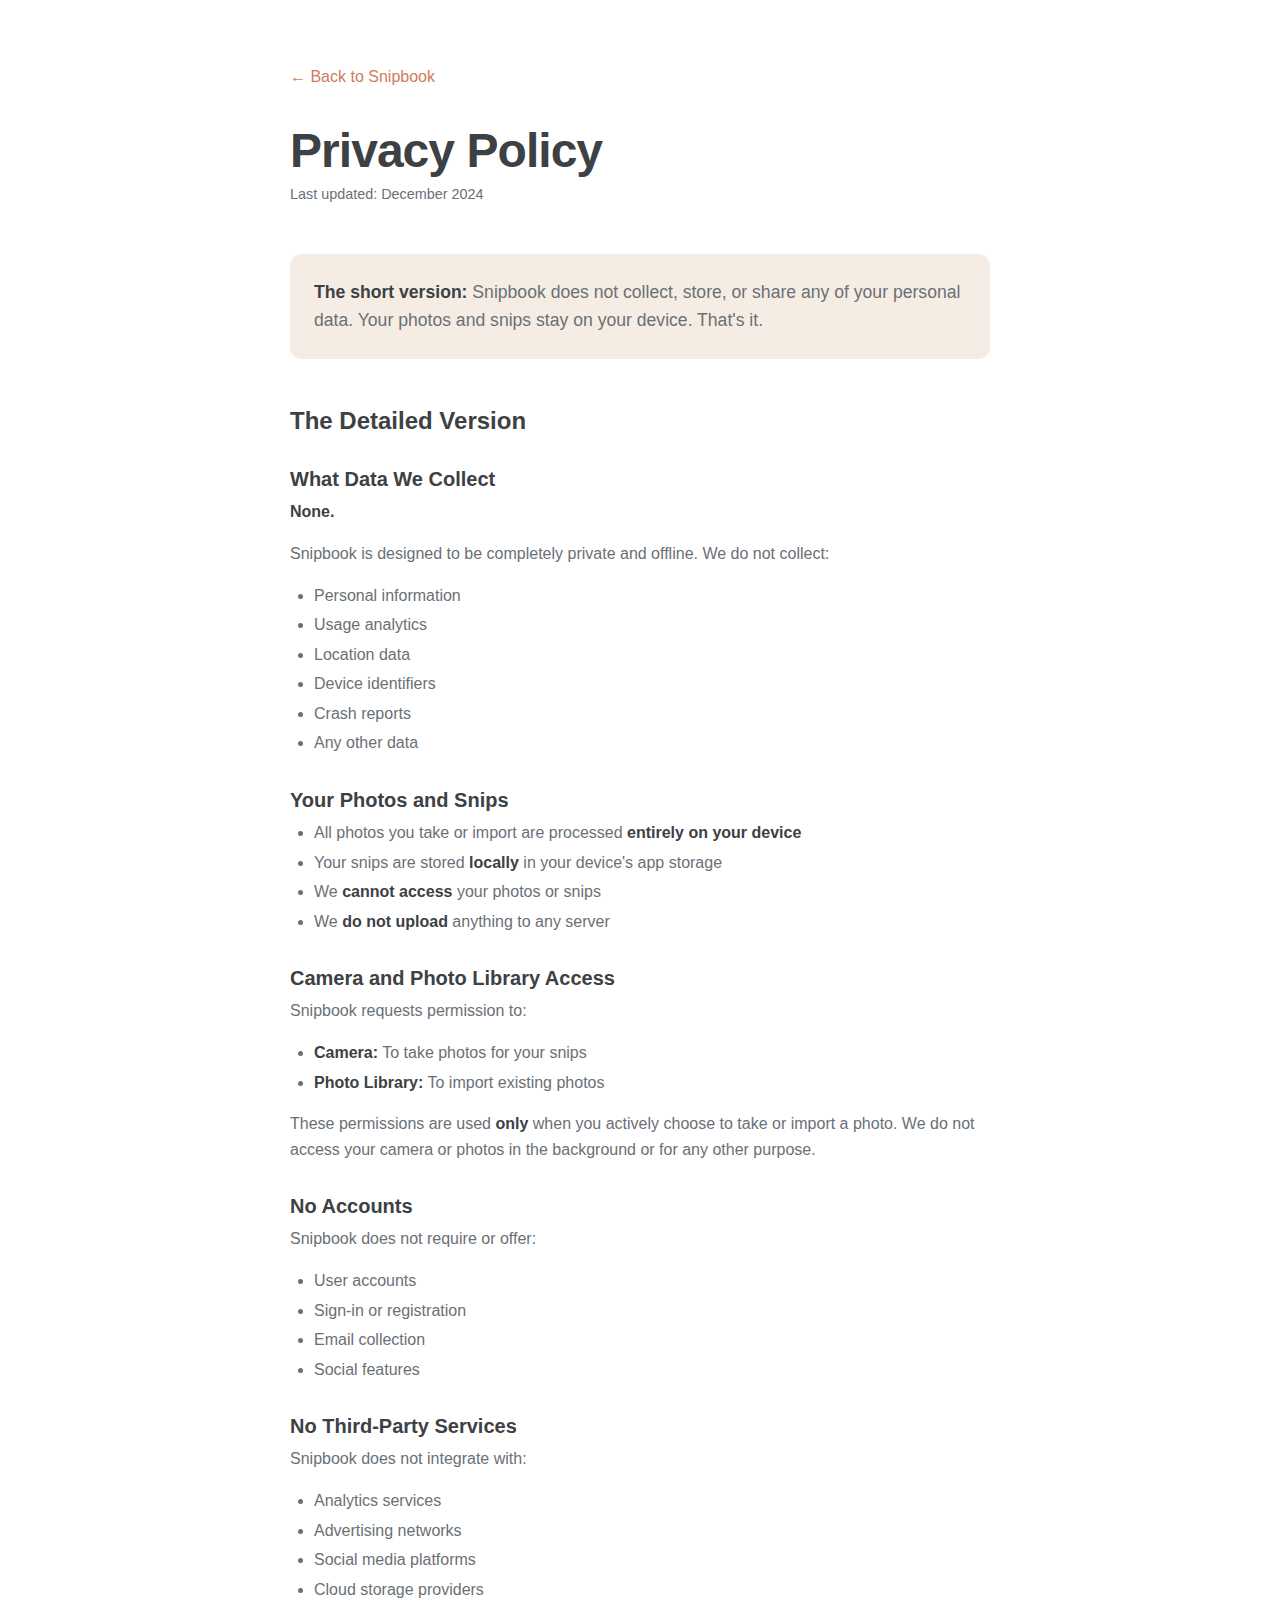
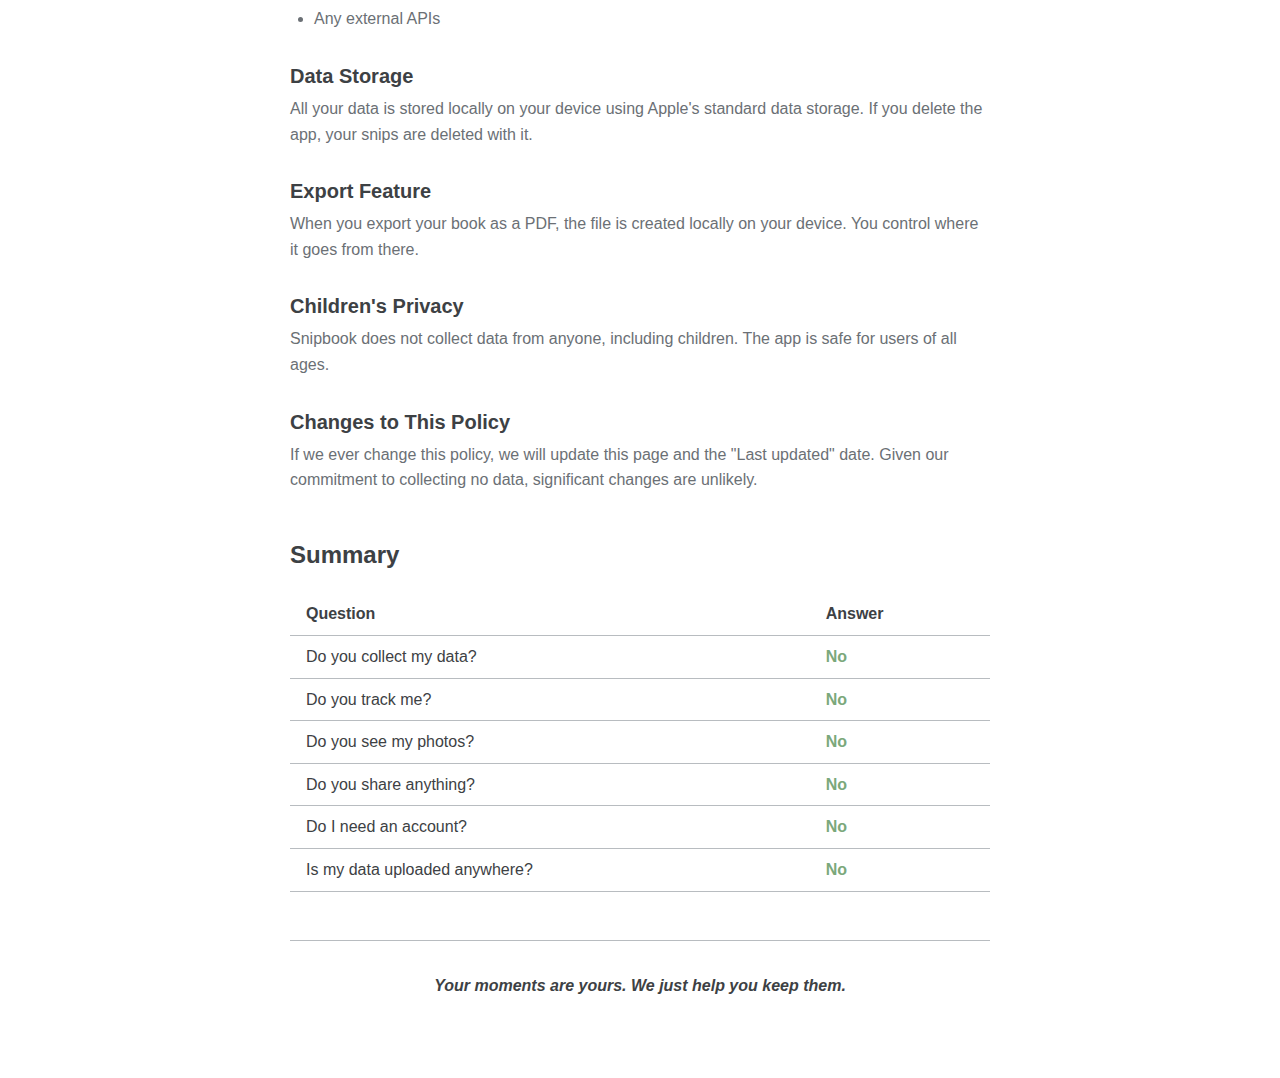
<file: docs/privacy.html>
<!DOCTYPE html>
<html lang="en">
<head>
  <meta charset="UTF-8">
  <meta name="viewport" content="width=device-width, initial-scale=1.0">
  <title>Privacy Policy - Snipbook</title>
  <meta name="description" content="Snipbook privacy policy. We collect zero data.">
  <meta name="theme-color" content="#F5EDE4">
  <link rel="icon" type="image/svg+xml" href="favicon.svg">
  <link rel="stylesheet" href="style.css">
  <style>
    .privacy-page {
      padding: var(--space-3xl) 0;
      background: white;
      min-height: 100vh;
    }
    .privacy-content {
      max-width: 700px;
      margin: 0 auto;
    }
    .privacy-content h1 {
      margin-bottom: var(--space-xs);
    }
    .privacy-content .updated {
      color: var(--color-slate);
      font-size: 0.9rem;
      margin-bottom: var(--space-2xl);
    }
    .privacy-content h2 {
      text-align: left;
      font-size: 1.5rem;
      margin-top: var(--space-2xl);
      margin-bottom: var(--space-md);
    }
    .privacy-content h3 {
      margin-top: var(--space-xl);
      margin-bottom: var(--space-sm);
    }
    .privacy-content p {
      margin-bottom: var(--space-md);
      color: var(--color-slate);
    }
    .privacy-content ul {
      margin-bottom: var(--space-md);
      padding-left: var(--space-lg);
      color: var(--color-slate);
    }
    .privacy-content li {
      margin-bottom: var(--space-xs);
    }
    .privacy-content strong {
      color: var(--color-charcoal);
    }
    .short-version {
      background: var(--color-cream);
      padding: var(--space-lg);
      border-radius: 12px;
      margin-bottom: var(--space-xl);
    }
    .short-version p {
      margin-bottom: 0;
      font-size: 1.1rem;
    }
    .summary-table {
      width: 100%;
      border-collapse: collapse;
      margin: var(--space-lg) 0;
    }
    .summary-table th,
    .summary-table td {
      padding: var(--space-sm) var(--space-md);
      text-align: left;
      border-bottom: 1px solid var(--color-mist);
    }
    .summary-table th {
      font-weight: 600;
      color: var(--color-charcoal);
    }
    .summary-table td:last-child {
      color: var(--color-sage);
      font-weight: 600;
    }
    .back-link {
      display: inline-flex;
      align-items: center;
      gap: var(--space-sm);
      color: var(--color-terracotta);
      text-decoration: none;
      margin-bottom: var(--space-xl);
      font-weight: 500;
    }
    .back-link:hover {
      text-decoration: underline;
    }
    .closing {
      margin-top: var(--space-2xl);
      padding-top: var(--space-xl);
      border-top: 1px solid var(--color-mist);
      font-style: italic;
      text-align: center;
    }
  </style>
</head>
<body>
  <section class="privacy-page">
    <div class="container">
      <div class="privacy-content">
        <a href="index.html" class="back-link">&larr; Back to Snipbook</a>

        <h1>Privacy Policy</h1>
        <p class="updated">Last updated: December 2024</p>

        <div class="short-version">
          <p><strong>The short version:</strong> Snipbook does not collect, store, or share any of your personal data. Your photos and snips stay on your device. That's it.</p>
        </div>

        <h2>The Detailed Version</h2>

        <h3>What Data We Collect</h3>
        <p><strong>None.</strong></p>
        <p>Snipbook is designed to be completely private and offline. We do not collect:</p>
        <ul>
          <li>Personal information</li>
          <li>Usage analytics</li>
          <li>Location data</li>
          <li>Device identifiers</li>
          <li>Crash reports</li>
          <li>Any other data</li>
        </ul>

        <h3>Your Photos and Snips</h3>
        <ul>
          <li>All photos you take or import are processed <strong>entirely on your device</strong></li>
          <li>Your snips are stored <strong>locally</strong> in your device's app storage</li>
          <li>We <strong>cannot access</strong> your photos or snips</li>
          <li>We <strong>do not upload</strong> anything to any server</li>
        </ul>

        <h3>Camera and Photo Library Access</h3>
        <p>Snipbook requests permission to:</p>
        <ul>
          <li><strong>Camera:</strong> To take photos for your snips</li>
          <li><strong>Photo Library:</strong> To import existing photos</li>
        </ul>
        <p>These permissions are used <strong>only</strong> when you actively choose to take or import a photo. We do not access your camera or photos in the background or for any other purpose.</p>

        <h3>No Accounts</h3>
        <p>Snipbook does not require or offer:</p>
        <ul>
          <li>User accounts</li>
          <li>Sign-in or registration</li>
          <li>Email collection</li>
          <li>Social features</li>
        </ul>

        <h3>No Third-Party Services</h3>
        <p>Snipbook does not integrate with:</p>
        <ul>
          <li>Analytics services</li>
          <li>Advertising networks</li>
          <li>Social media platforms</li>
          <li>Cloud storage providers</li>
          <li>Any external APIs</li>
        </ul>

        <h3>Data Storage</h3>
        <p>All your data is stored locally on your device using Apple's standard data storage. If you delete the app, your snips are deleted with it.</p>

        <h3>Export Feature</h3>
        <p>When you export your book as a PDF, the file is created locally on your device. You control where it goes from there.</p>

        <h3>Children's Privacy</h3>
        <p>Snipbook does not collect data from anyone, including children. The app is safe for users of all ages.</p>

        <h3>Changes to This Policy</h3>
        <p>If we ever change this policy, we will update this page and the "Last updated" date. Given our commitment to collecting no data, significant changes are unlikely.</p>

        <h2>Summary</h2>
        <table class="summary-table">
          <tr>
            <th>Question</th>
            <th>Answer</th>
          </tr>
          <tr>
            <td>Do you collect my data?</td>
            <td>No</td>
          </tr>
          <tr>
            <td>Do you track me?</td>
            <td>No</td>
          </tr>
          <tr>
            <td>Do you see my photos?</td>
            <td>No</td>
          </tr>
          <tr>
            <td>Do you share anything?</td>
            <td>No</td>
          </tr>
          <tr>
            <td>Do I need an account?</td>
            <td>No</td>
          </tr>
          <tr>
            <td>Is my data uploaded anywhere?</td>
            <td>No</td>
          </tr>
        </table>

        <p class="closing"><strong>Your moments are yours. We just help you keep them.</strong></p>
      </div>
    </div>
  </section>
</body>
</html>
</file>
<file: docs/style.css>
/* Snipbook Landing Page Styles */

:root {
  /* Colors from Design System */
  --color-cream: #F5EDE4;
  --color-cream-light: #FAF7F2;
  --color-terracotta: #D17B5D;
  --color-terracotta-dark: #B8654A;
  --color-peach: #E8B89D;
  --color-charcoal: #3D4144;
  --color-slate: #6B7075;
  --color-mist: #B8BCC0;
  --color-sage: #7BA87B;
  --color-paper-kraft: #D9C7B3;

  /* Typography */
  --font-sans: -apple-system, BlinkMacSystemFont, 'SF Pro Rounded', 'Segoe UI', Roboto, sans-serif;
  --font-serif: 'New York', Georgia, 'Times New Roman', serif;

  /* Spacing */
  --space-xs: 4px;
  --space-sm: 8px;
  --space-md: 16px;
  --space-lg: 24px;
  --space-xl: 32px;
  --space-2xl: 48px;
  --space-3xl: 64px;
}

/* Reset */
*, *::before, *::after {
  box-sizing: border-box;
  margin: 0;
  padding: 0;
}

html {
  scroll-behavior: smooth;
}

body {
  font-family: var(--font-sans);
  color: var(--color-charcoal);
  line-height: 1.6;
  background: var(--color-cream);
}

/* Container */
.container {
  max-width: 1100px;
  margin: 0 auto;
  padding: 0 var(--space-lg);
}

/* Typography */
h1, h2, h3, h4 {
  line-height: 1.2;
  font-weight: 600;
}

h1 {
  font-size: 3rem;
  letter-spacing: -0.02em;
}

h2 {
  font-size: 2rem;
  margin-bottom: var(--space-lg);
  text-align: center;
}

h3 {
  font-size: 1.25rem;
  margin-bottom: var(--space-sm);
}

/* Hero Section */
.hero {
  padding: var(--space-3xl) 0;
  text-align: center;
  background: linear-gradient(180deg, var(--color-cream-light) 0%, var(--color-cream) 100%);
  min-height: 80vh;
  display: flex;
  align-items: center;
}

.hero-content {
  max-width: 600px;
  margin: 0 auto;
}

.app-icon {
  margin-bottom: var(--space-lg);
}

.app-icon img {
  border-radius: 24px;
  box-shadow: 0 8px 32px rgba(0, 0, 0, 0.1);
}

.tagline {
  font-family: var(--font-serif);
  font-style: italic;
  font-size: 1.25rem;
  color: var(--color-slate);
  margin-top: var(--space-sm);
  margin-bottom: var(--space-lg);
}

.subtitle {
  font-size: 1.125rem;
  color: var(--color-slate);
  margin-bottom: var(--space-xl);
  max-width: 480px;
  margin-left: auto;
  margin-right: auto;
}

.app-store-badge img {
  transition: transform 0.2s ease;
}

.app-store-badge:hover img {
  transform: scale(1.05);
}

.coming-soon {
  margin-top: var(--space-md);
  font-size: 0.875rem;
  color: var(--color-mist);
}

/* How It Works */
.how-it-works {
  padding: var(--space-3xl) 0;
  background: white;
}

.steps {
  display: grid;
  grid-template-columns: repeat(auto-fit, minmax(220px, 1fr));
  gap: var(--space-xl);
  margin-top: var(--space-xl);
}

.step {
  text-align: center;
  padding: var(--space-lg);
}

.step-number {
  width: 48px;
  height: 48px;
  background: var(--color-terracotta);
  color: white;
  border-radius: 50%;
  display: flex;
  align-items: center;
  justify-content: center;
  font-size: 1.25rem;
  font-weight: 600;
  margin: 0 auto var(--space-md);
}

.step p {
  color: var(--color-slate);
  font-size: 0.95rem;
}

/* Shapes Section */
.shapes {
  padding: var(--space-3xl) 0;
  background: var(--color-cream);
}

.shapes-showcase {
  margin: var(--space-xl) 0;
  text-align: center;
}

.shapes-showcase img {
  max-width: 100%;
  height: auto;
  border-radius: 12px;
  box-shadow: 0 4px 24px rgba(0, 0, 0, 0.08);
}

.shape-list {
  display: grid;
  grid-template-columns: repeat(auto-fit, minmax(100px, 1fr));
  gap: var(--space-md);
  margin-top: var(--space-xl);
  max-width: 700px;
  margin-left: auto;
  margin-right: auto;
}

.shape-item {
  display: flex;
  flex-direction: column;
  align-items: center;
  gap: var(--space-sm);
}

.shape-item img {
  width: 80px;
  height: 80px;
  object-fit: contain;
}

.shape-item span {
  font-size: 0.875rem;
  color: var(--color-slate);
}

/* Philosophy Section */
.philosophy {
  padding: var(--space-3xl) 0;
  background: white;
}

.philosophy-lead {
  text-align: center;
  font-size: 1.25rem;
  color: var(--color-slate);
  margin-bottom: var(--space-xl);
}

.philosophy-grid {
  display: grid;
  grid-template-columns: repeat(auto-fit, minmax(280px, 1fr));
  gap: var(--space-xl);
  max-width: 700px;
  margin: 0 auto;
}

.philosophy-item {
  padding: var(--space-lg);
  border-radius: 12px;
}

.philosophy-item.yes {
  background: rgba(123, 168, 123, 0.1);
  border: 2px solid var(--color-sage);
}

.philosophy-item.no {
  background: rgba(209, 123, 93, 0.08);
  border: 2px solid var(--color-peach);
}

.philosophy-item h4 {
  margin-bottom: var(--space-md);
  font-size: 1rem;
  text-transform: uppercase;
  letter-spacing: 0.05em;
}

.philosophy-item ul {
  list-style: none;
}

.philosophy-item li {
  padding: var(--space-xs) 0;
  color: var(--color-slate);
}

.philosophy-item.yes li::before {
  content: "✓ ";
  color: var(--color-sage);
  font-weight: 600;
}

.philosophy-item.no li::before {
  content: "✕ ";
  color: var(--color-terracotta);
  font-weight: 600;
}

/* Perfect For Section */
.perfect-for {
  padding: var(--space-3xl) 0;
  background: var(--color-cream);
}

.uses {
  display: flex;
  flex-wrap: wrap;
  justify-content: center;
  gap: var(--space-sm);
  max-width: 700px;
  margin: var(--space-xl) auto 0;
}

.use-tag {
  background: white;
  padding: var(--space-sm) var(--space-md);
  border-radius: 100px;
  font-size: 0.95rem;
  color: var(--color-charcoal);
  box-shadow: 0 2px 8px rgba(0, 0, 0, 0.06);
  transition: transform 0.2s ease, box-shadow 0.2s ease;
}

.use-tag:hover {
  transform: translateY(-2px);
  box-shadow: 0 4px 12px rgba(0, 0, 0, 0.1);
}

/* Privacy Section */
.privacy {
  padding: var(--space-3xl) 0;
  background: var(--color-charcoal);
  color: white;
  text-align: center;
}

.privacy h2 {
  color: white;
}

.privacy p {
  max-width: 500px;
  margin: 0 auto var(--space-lg);
  opacity: 0.9;
}

.privacy-link {
  color: var(--color-peach);
  text-decoration: none;
  font-weight: 500;
  border-bottom: 1px solid transparent;
  transition: border-color 0.2s ease;
}

.privacy-link:hover {
  border-color: var(--color-peach);
}

/* Footer */
.footer {
  padding: var(--space-xl) 0;
  background: var(--color-cream-light);
  border-top: 1px solid rgba(0, 0, 0, 0.05);
}

.footer-content {
  display: flex;
  justify-content: space-between;
  align-items: center;
  margin-bottom: var(--space-md);
}

.footer-brand {
  display: flex;
  align-items: center;
  gap: var(--space-sm);
  font-weight: 600;
}

.footer-brand img {
  border-radius: 10px;
}

.footer-links {
  display: flex;
  gap: var(--space-lg);
}

.footer-links a {
  color: var(--color-slate);
  text-decoration: none;
  font-size: 0.95rem;
  transition: color 0.2s ease;
}

.footer-links a:hover {
  color: var(--color-terracotta);
}

.copyright {
  text-align: center;
  font-size: 0.875rem;
  color: var(--color-mist);
}

/* Responsive */
@media (max-width: 768px) {
  h1 {
    font-size: 2.25rem;
  }

  h2 {
    font-size: 1.5rem;
  }

  .hero {
    min-height: auto;
    padding: var(--space-2xl) 0;
  }

  .steps {
    grid-template-columns: 1fr;
  }

  .philosophy-grid {
    grid-template-columns: 1fr;
  }

  .footer-content {
    flex-direction: column;
    gap: var(--space-md);
  }
}

/* Subtle animations */
@media (prefers-reduced-motion: no-preference) {
  .step {
    opacity: 0;
    transform: translateY(20px);
    animation: fadeInUp 0.5s ease forwards;
  }

  .step:nth-child(1) { animation-delay: 0.1s; }
  .step:nth-child(2) { animation-delay: 0.2s; }
  .step:nth-child(3) { animation-delay: 0.3s; }
  .step:nth-child(4) { animation-delay: 0.4s; }

  @keyframes fadeInUp {
    to {
      opacity: 1;
      transform: translateY(0);
    }
  }
}
</file>
